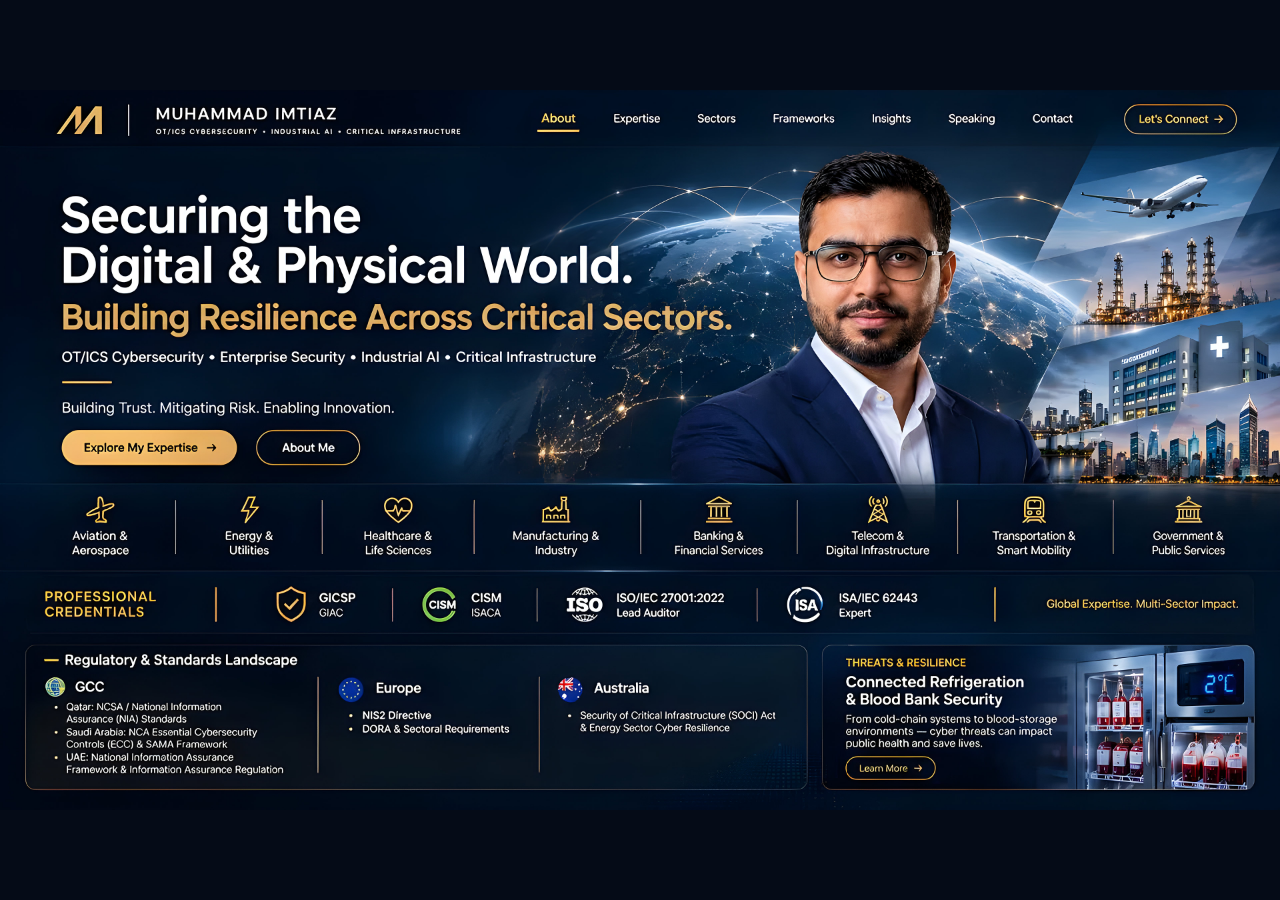
<file: index.html>
<!doctype html>
<html lang="en">
<head>
<meta charset="utf-8">
<meta name="viewport" content="width=device-width, initial-scale=1, viewport-fit=cover">
<title>Muhammad Imtiaz | OT/ICS Cybersecurity &amp; Industrial AI</title>
<meta name="description" content="Muhammad Imtiaz: OT/ICS cybersecurity, enterprise security, industrial AI and critical infrastructure protection.">
<meta name="theme-color" content="#050b17">
<meta http-equiv="Content-Security-Policy" content="default-src 'self'; img-src 'self' data:; style-src 'self' 'unsafe-inline'; script-src 'none'; connect-src 'none'; object-src 'none'; base-uri 'self'; form-action 'none'">
<meta name="referrer" content="no-referrer">
<link rel="canonical" href="https://muhammadimtiaz.com/">
<link rel="icon" href="/favicon.svg" type="image/svg+xml">
<meta property="og:title" content="Muhammad Imtiaz | OT/ICS Cybersecurity &amp; Industrial AI">
<meta property="og:description" content="Securing the Digital &amp; Physical World. Building Resilience Across Critical Sectors.">
<meta property="og:type" content="website">
<meta property="og:url" content="https://muhammadimtiaz.com/">
<meta property="og:image" content="https://muhammadimtiaz.com/og.jpg">
<meta name="twitter:card" content="summary_large_image">
<style>
html,body{margin:0;height:100%;overflow:hidden;background:#050b17}
main{position:fixed;inset:0;display:flex;align-items:center;justify-content:center}
img{display:block;max-width:100vw;max-height:100vh;max-height:100dvh;width:auto;height:auto;object-fit:contain;aspect-ratio:16/9}
.sr{position:absolute;width:1px;height:1px;overflow:hidden;clip:rect(0 0 0 0);white-space:nowrap}
</style>
</head>
<body>
<main>
<h1 class="sr">Muhammad Imtiaz: OT/ICS Cybersecurity, Enterprise Security, Industrial AI and Critical Infrastructure</h1>
<img src="/home.jpg" width="2560" height="1440" alt="Muhammad Imtiaz. Securing the Digital and Physical World. Building Resilience Across Critical Sectors. OT/ICS Cybersecurity, Enterprise Security, Industrial AI, Critical Infrastructure. Credentials: GICSP, CISM, ISO/IEC 27001:2022 Lead Auditor, ISA/IEC 62443.">
</main>
<p class="sr">Contact: security@muhammadimtiaz.com</p>
</body>
</html>
</file>
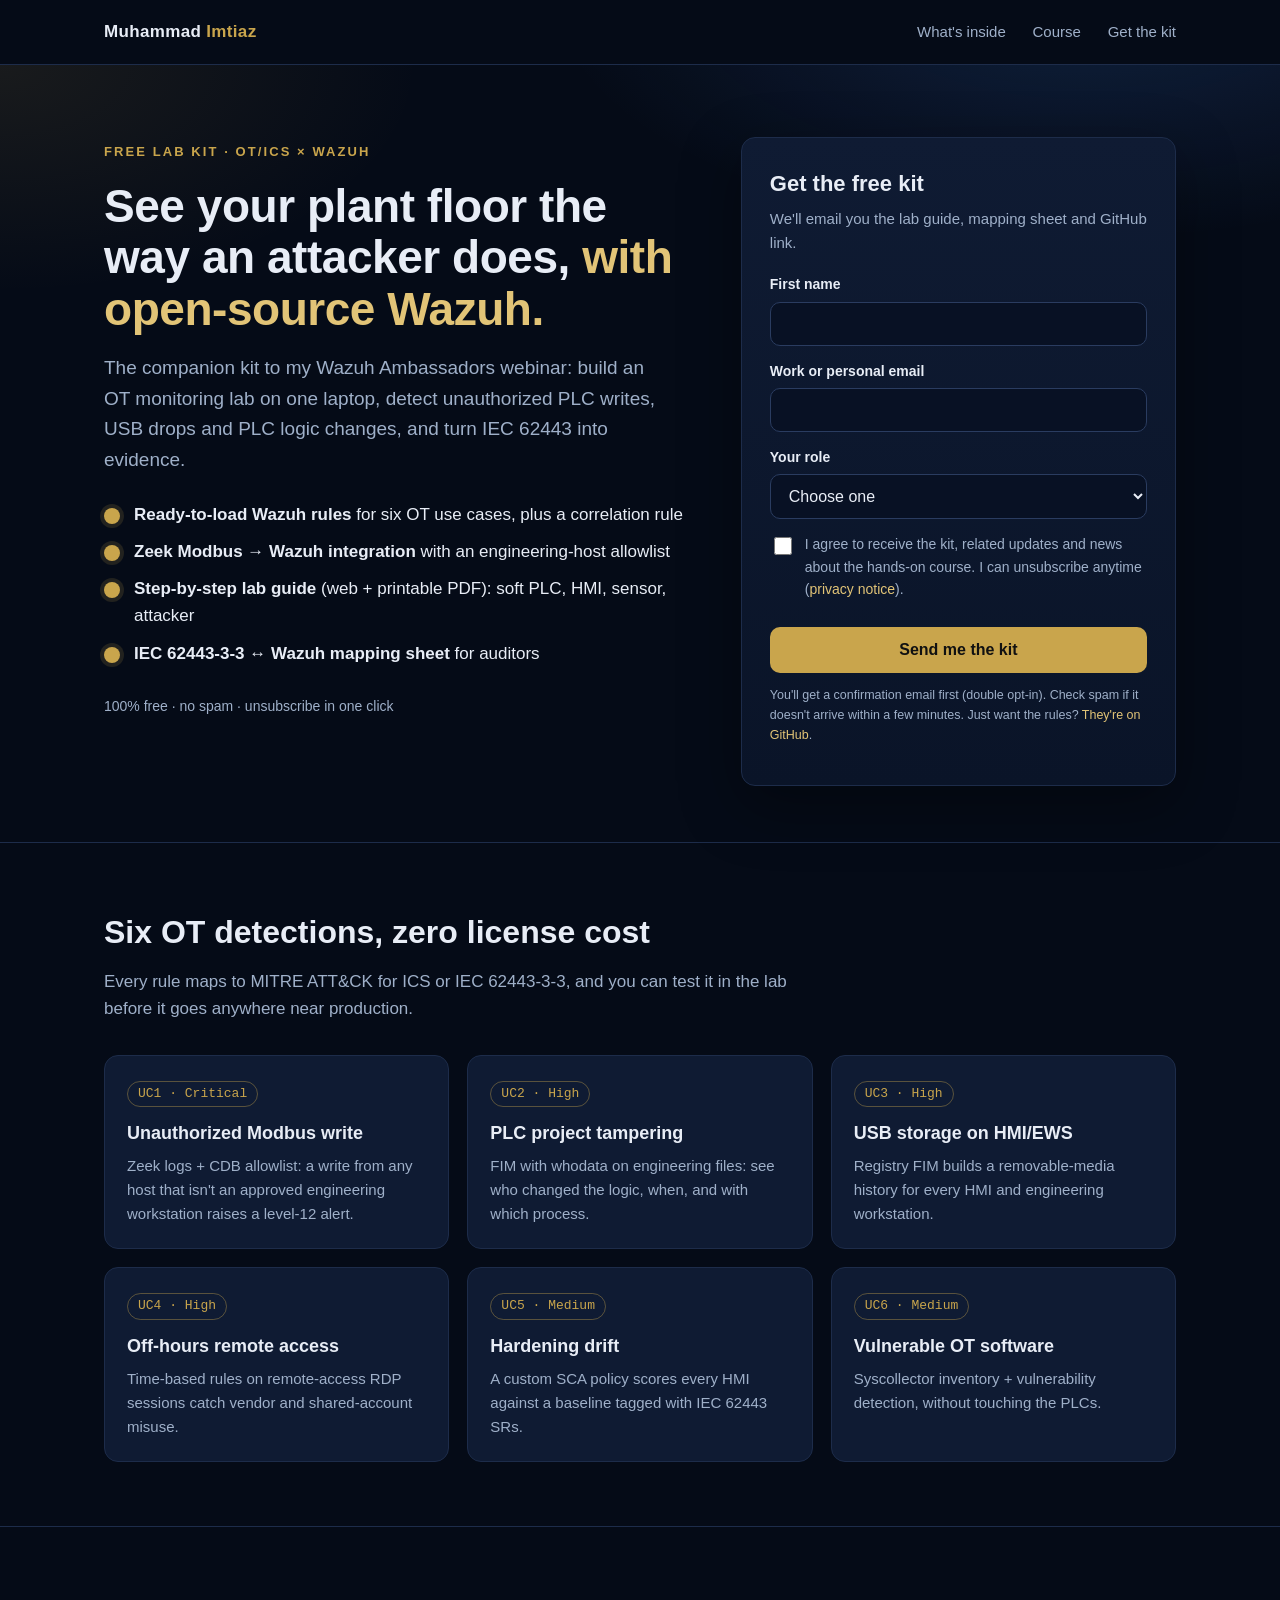
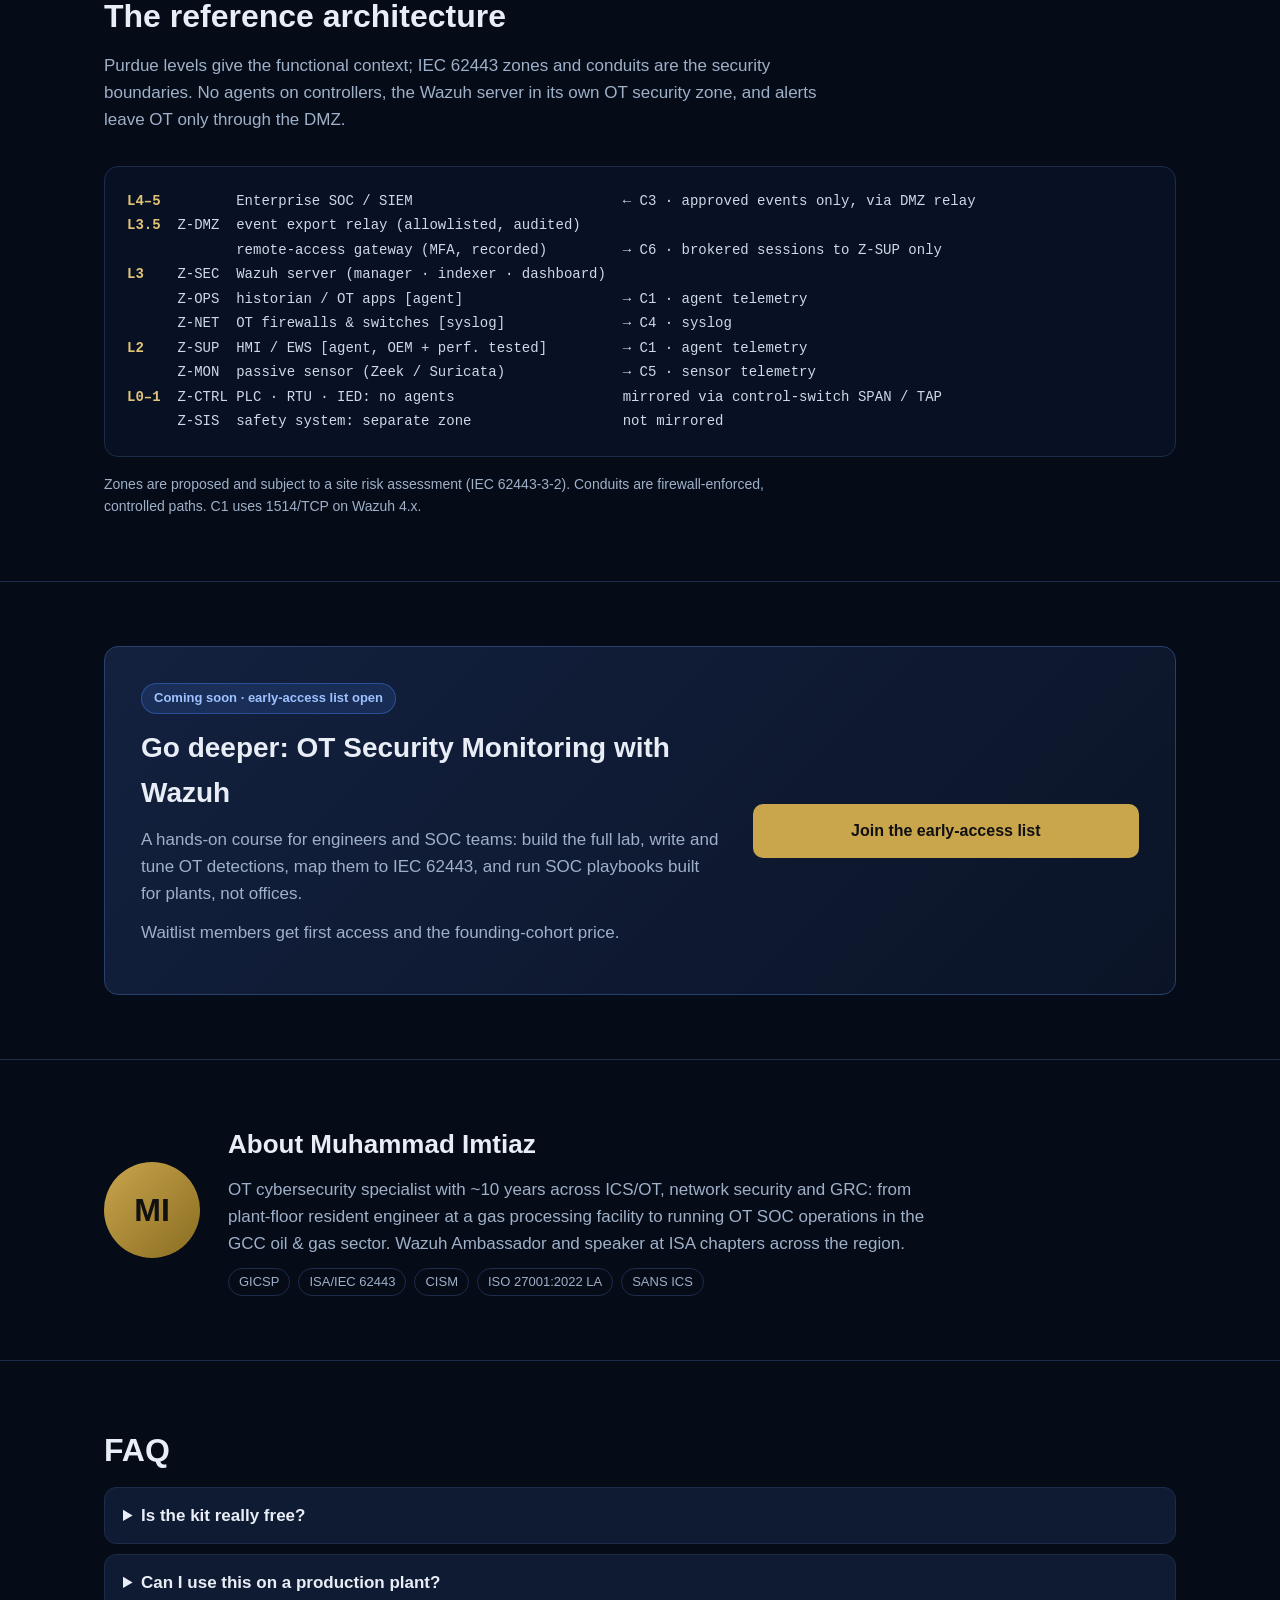
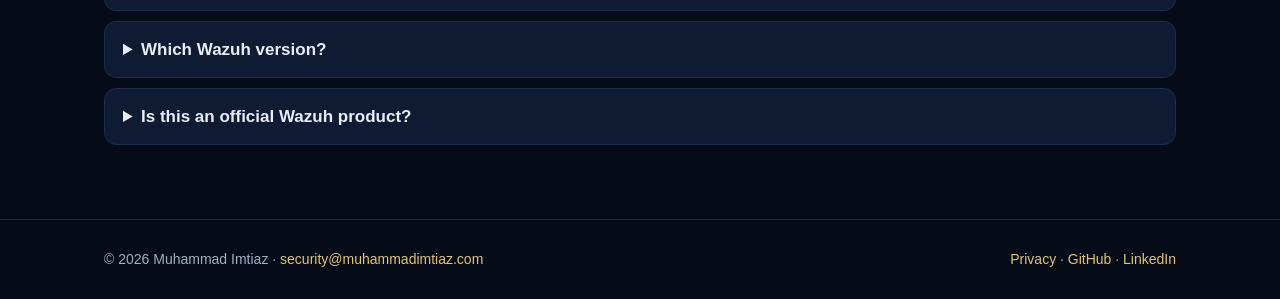
<file: ot-wazuh/index.html>
<!doctype html>
<html lang="en">
<head>
<meta charset="utf-8">
<meta name="viewport" content="width=device-width, initial-scale=1, viewport-fit=cover">
<title>Free OT/ICS Lab Kit for Wazuh | Muhammad Imtiaz</title>
<meta name="description" content="Free OT/ICS security monitoring lab kit for Wazuh: detection rules, Zeek Modbus integration, IEC 62443-3-3 mapping and a step-by-step laptop lab guide.">
<meta name="theme-color" content="#050b17">
<meta http-equiv="Content-Security-Policy" content="default-src 'self'; img-src 'self' data:; style-src 'self'; script-src 'self' https://static.cloudflareinsights.com; connect-src 'self' https://cloudflareinsights.com; object-src 'none'; base-uri 'self'; form-action 'self' https://*.sibforms.com">
<meta name="referrer" content="strict-origin-when-cross-origin">
<link rel="canonical" href="https://muhammadimtiaz.com/ot-wazuh/">
<link rel="icon" href="/favicon.svg" type="image/svg+xml">
<link rel="stylesheet" href="/ot-wazuh/style.css">
<link rel="stylesheet" href="/ot-wazuh/btn.css">
<meta property="og:title" content="Free OT/ICS Lab Kit for Wazuh">
<meta property="og:description" content="Detection rules, Zeek Modbus integration, IEC 62443-3-3 mapping and a laptop lab guide. Free for the Wazuh community.">
<meta property="og:type" content="website">
<meta property="og:url" content="https://muhammadimtiaz.com/ot-wazuh/">
<meta property="og:image" content="https://muhammadimtiaz.com/og.jpg">
<meta name="twitter:card" content="summary_large_image">
</head>
<body>

<header class="top">
  <div class="wrap">
    <a class="brand" href="/">Muhammad <span>Imtiaz</span></a>
    <nav>
      <a href="#inside">What's inside</a>
      <a href="#course">Course</a>
      <a class="keep" href="#get">Get the kit</a>
    </nav>
  </div>
</header>

<main>
<div class="hero">
  <div class="wrap grid">
    <div>
      <span class="kicker">Free lab kit · OT/ICS × Wazuh</span>
      <h1>See your plant floor the way an attacker does, <em>with open-source Wazuh.</em></h1>
      <p class="lead">The companion kit to my Wazuh Ambassadors webinar: build an OT monitoring lab on one laptop, detect unauthorized PLC writes, USB drops and PLC logic changes, and turn IEC 62443 into evidence.</p>
      <ul class="bullets">
        <li><strong>Ready-to-load Wazuh rules</strong> for six OT use cases, plus a correlation rule</li>
        <li><strong>Zeek Modbus → Wazuh integration</strong> with an engineering-host allowlist</li>
        <li><strong>Step-by-step lab guide</strong> (web + printable PDF): soft PLC, HMI, sensor, attacker</li>
        <li><strong>IEC 62443-3-3 ↔ Wazuh mapping sheet</strong> for auditors</li>
      </ul>
      <p class="meta">100% free · no spam · unsubscribe in one click</p>
    </div>

    <div class="card" id="get">
      <h2>Get the free kit</h2>
      <p class="sub">We'll email you the lab guide, mapping sheet and GitHub link.</p>
      <form id="kit-form" method="POST" action="https://04b73430.sibforms.com/serve/[base64]">
        <label for="FIRSTNAME">First name</label>
        <input type="text" id="FIRSTNAME" name="FIRSTNAME" autocomplete="given-name" maxlength="60" required>

        <label for="EMAIL">Work or personal email</label>
        <input type="email" id="EMAIL" name="EMAIL" autocomplete="email" maxlength="120" required>

        <label for="ROLE">Your role</label>
        <select id="ROLE" name="ROLE" required>
          <option value="" selected disabled>Choose one</option>
          <option>OT / ICS security</option>
          <option>SOC analyst / engineer</option>
          <option>Control / automation engineer</option>
          <option>IT security / network</option>
          <option>GRC / audit</option>
          <option>Manager / leadership</option>
          <option>Student / career changer</option>
          <option>Other</option>
        </select>
        <label class="check"><input type="checkbox" name="OPT_IN" value="1" required><span>I agree to receive the kit, related updates and news about the hands-on course. I can unsubscribe anytime (<a href="/privacy/">privacy notice</a>).</span></label>

        <input class="hp" type="text" name="email_address_check" value="" tabindex="-1" autocomplete="off" aria-hidden="true">
        <input type="hidden" name="locale" value="en">
        <input type="hidden" name="html_type" value="simple">
        <button class="btn" type="submit">Send me the kit</button>
        <p class="fine">You'll get a confirmation email first (double opt-in). Check spam if it doesn't arrive within a few minutes. Just want the rules? <a href="https://github.com/muhammadimtiazbhangar/wazuh-ot-lab">They're on GitHub</a>.</p>
      </form>
    </div>
  </div>
</div>

<section id="inside">
  <div class="wrap">
    <h2 class="t">Six OT detections, zero license cost</h2>
    <p class="s">Every rule maps to MITRE ATT&amp;CK for ICS or IEC 62443-3-3, and you can test it in the lab before it goes anywhere near production.</p>
    <div class="cards">
      <div class="c"><span class="n">UC1 · Critical</span><h3>Unauthorized Modbus write</h3><p>Zeek logs + CDB allowlist: a write from any host that isn't an approved engineering workstation raises a level-12 alert.</p></div>
      <div class="c"><span class="n">UC2 · High</span><h3>PLC project tampering</h3><p>FIM with whodata on engineering files: see who changed the logic, when, and with which process.</p></div>
      <div class="c"><span class="n">UC3 · High</span><h3>USB storage on HMI/EWS</h3><p>Registry FIM builds a removable-media history for every HMI and engineering workstation.</p></div>
      <div class="c"><span class="n">UC4 · High</span><h3>Off-hours remote access</h3><p>Time-based rules on remote-access RDP sessions catch vendor and shared-account misuse.</p></div>
      <div class="c"><span class="n">UC5 · Medium</span><h3>Hardening drift</h3><p>A custom SCA policy scores every HMI against a baseline tagged with IEC 62443 SRs.</p></div>
      <div class="c"><span class="n">UC6 · Medium</span><h3>Vulnerable OT software</h3><p>Syscollector inventory + vulnerability detection, without touching the PLCs.</p></div>
    </div>
  </div>
</section>

<section>
  <div class="wrap">
    <h2 class="t">The reference architecture</h2>
    <p class="s">Purdue levels give the functional context; IEC 62443 zones and conduits are the security boundaries. No agents on controllers, the Wazuh server in its own OT security zone, and alerts leave OT only through the DMZ.</p>
<div class="arch"><b>L4–5</b>         Enterprise SOC / SIEM                         ← C3 · approved events only, via DMZ relay
<b>L3.5</b>  Z-DMZ  event export relay (allowlisted, audited)
             remote-access gateway (MFA, recorded)         → C6 · brokered sessions to Z-SUP only
<b>L3  </b>  Z-SEC  Wazuh server (manager · indexer · dashboard)
      Z-OPS  historian / OT apps [agent]                   → C1 · agent telemetry
      Z-NET  OT firewalls & switches [syslog]              → C4 · syslog
<b>L2  </b>  Z-SUP  HMI / EWS [agent, OEM + perf. tested]         → C1 · agent telemetry
      Z-MON  passive sensor (Zeek / Suricata)              → C5 · sensor telemetry
<b>L0–1</b>  Z-CTRL PLC · RTU · IED: no agents                    mirrored via control-switch SPAN / TAP
      Z-SIS  safety system: separate zone                  not mirrored</div>
    <p class="s note">Zones are proposed and subject to a site risk assessment (IEC 62443-3-2). Conduits are firewall-enforced, controlled paths. C1 uses 1514/TCP on Wazuh 4.x.</p>
  </div>
</section>

<section id="course">
  <div class="wrap">
    <div class="course">
      <div>
        <span class="pill">Coming soon · early-access list open</span>
        <h2>Go deeper: OT Security Monitoring with Wazuh</h2>
        <p>A hands-on course for engineers and SOC teams: build the full lab, write and tune OT detections, map them to IEC 62443, and run SOC playbooks built for plants, not offices.</p>
        <p>Waitlist members get first access and the founding-cohort price.</p>
      </div>
      <div><a class="btn" href="#get">Join the early-access list</a></div>
    </div>
  </div>
</section>

<section>
  <div class="wrap about">
    <div class="mono-badge" aria-hidden="true">MI</div>
    <div>
      <h2 class="t">About Muhammad Imtiaz</h2>
      <p class="s">OT cybersecurity specialist with ~10 years across ICS/OT, network security and GRC: from plant-floor resident engineer at a gas processing facility to running OT SOC operations in the GCC oil &amp; gas sector. Wazuh Ambassador and speaker at ISA chapters across the region.</p>
      <div class="creds"><span>GICSP</span><span>ISA/IEC 62443</span><span>CISM</span><span>ISO 27001:2022 LA</span><span>SANS ICS</span></div>
    </div>
  </div>
</section>

<section>
  <div class="wrap faq">
    <h2 class="t">FAQ</h2>
    <details><summary>Is the kit really free?</summary><p>Yes. The rules and configs are MIT-licensed on GitHub. Your email gets you the lab guide, the mapping sheet and updates.</p></details>
    <details><summary>Can I use this on a production plant?</summary><p>Build and test it in a lab first. Before production, review it with operations and your OEM, and follow your management-of-change process. Never enable active response on Level 1–2 assets.</p></details>
    <details><summary>Which Wazuh version?</summary><p>Written for Wazuh 4.14.x with Zeek JSON logs. Always confirm rules with <code>wazuh-logtest</code> on your version.</p></details>
    <details><summary>Is this an official Wazuh product?</summary><p>No. It's a community resource by a Wazuh Ambassador and isn't affiliated with or endorsed by Wazuh Inc.</p></details>
  </div>
</section>
</main>

<footer>
  <div class="wrap">
    <span>© 2026 Muhammad Imtiaz · <a href="mailto:security@muhammadimtiaz.com">security@muhammadimtiaz.com</a></span>
    <span><a href="/privacy/">Privacy</a> · <a href="https://github.com/muhammadimtiazbhangar/wazuh-ot-lab">GitHub</a> · <a href="https://www.linkedin.com/in/muhammad-imtiaz-ot/">LinkedIn</a></span>
  </div>
</footer>
</body>
</html>
</file>
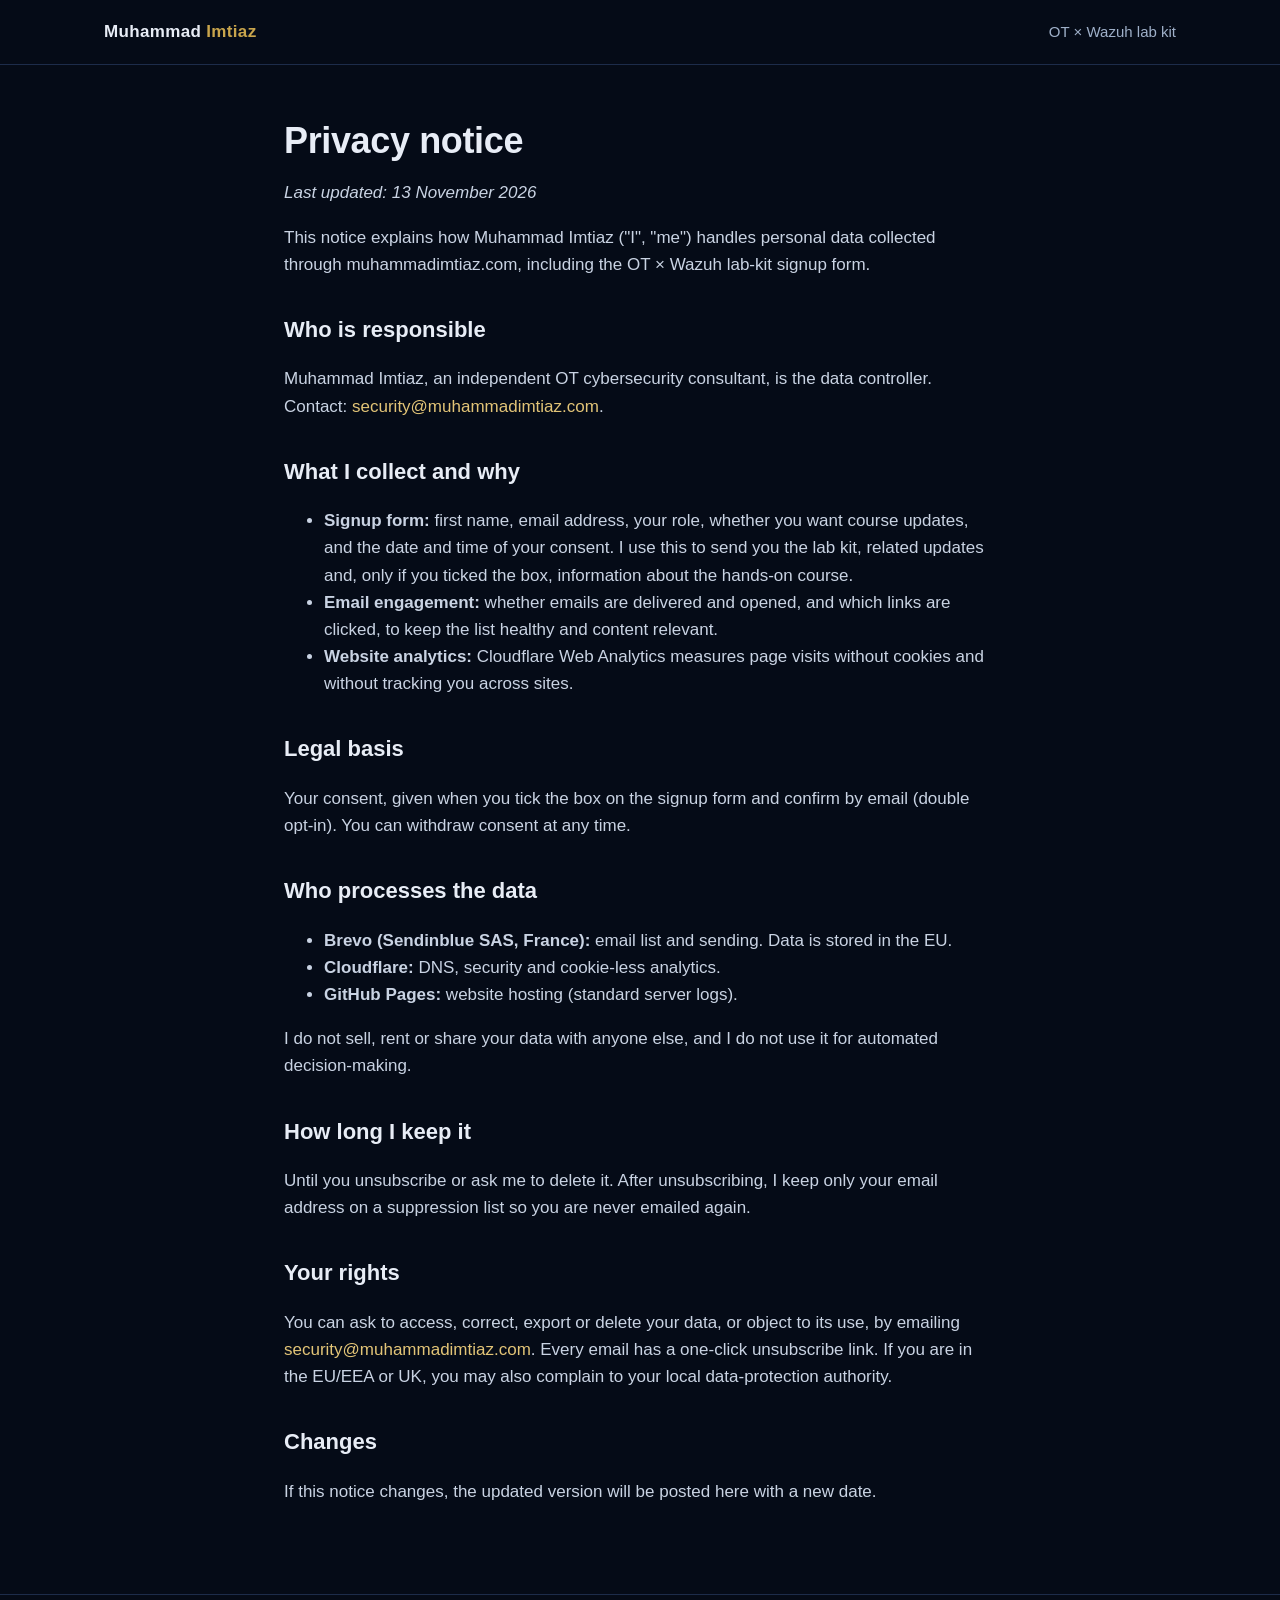
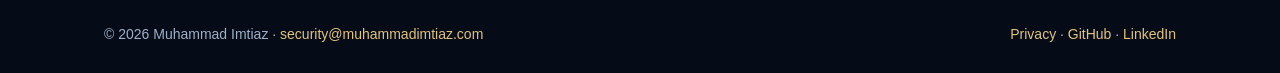
<file: privacy/index.html>
<!doctype html>
<html lang="en">
<head>
<meta charset="utf-8">
<meta name="viewport" content="width=device-width, initial-scale=1, viewport-fit=cover">
<meta name="theme-color" content="#050b17">
<meta http-equiv="Content-Security-Policy" content="default-src 'self'; img-src 'self' data:; style-src 'self'; script-src 'self' https://static.cloudflareinsights.com; connect-src 'self' https://cloudflareinsights.com; object-src 'none'; base-uri 'self'; form-action 'none'">
<meta name="referrer" content="strict-origin-when-cross-origin">
<link rel="icon" href="/favicon.svg" type="image/svg+xml">
<link rel="stylesheet" href="/ot-wazuh/style.css">
<title>Privacy notice | Muhammad Imtiaz</title>
<link rel="canonical" href="https://muhammadimtiaz.com/privacy/">
</head>
<body>
<header class="top"><div class="wrap"><a class="brand" href="/">Muhammad <span>Imtiaz</span></a><nav><a class="keep" href="/ot-wazuh/">OT × Wazuh lab kit</a></nav></div></header>
<main class="prose">
  <h1>Privacy notice</h1>
  <p><em>Last updated: 13 November 2026</em></p>
  <p>This notice explains how Muhammad Imtiaz ("I", "me") handles personal data collected through muhammadimtiaz.com, including the OT × Wazuh lab-kit signup form.</p>

  <h2>Who is responsible</h2>
  <p>Muhammad Imtiaz, an independent OT cybersecurity consultant, is the data controller. Contact: <a href="mailto:security@muhammadimtiaz.com">security@muhammadimtiaz.com</a>.</p>

  <h2>What I collect and why</h2>
  <ul>
    <li><strong>Signup form:</strong> first name, email address, your role, whether you want course updates, and the date and time of your consent. I use this to send you the lab kit, related updates and, only if you ticked the box, information about the hands-on course.</li>
    <li><strong>Email engagement:</strong> whether emails are delivered and opened, and which links are clicked, to keep the list healthy and content relevant.</li>
    <li><strong>Website analytics:</strong> Cloudflare Web Analytics measures page visits without cookies and without tracking you across sites.</li>
  </ul>

  <h2>Legal basis</h2>
  <p>Your consent, given when you tick the box on the signup form and confirm by email (double opt-in). You can withdraw consent at any time.</p>

  <h2>Who processes the data</h2>
  <ul>
    <li><strong>Brevo (Sendinblue SAS, France):</strong> email list and sending. Data is stored in the EU.</li>
    <li><strong>Cloudflare:</strong> DNS, security and cookie-less analytics.</li>
    <li><strong>GitHub Pages:</strong> website hosting (standard server logs).</li>
  </ul>
  <p>I do not sell, rent or share your data with anyone else, and I do not use it for automated decision-making.</p>

  <h2>How long I keep it</h2>
  <p>Until you unsubscribe or ask me to delete it. After unsubscribing, I keep only your email address on a suppression list so you are never emailed again.</p>

  <h2>Your rights</h2>
  <p>You can ask to access, correct, export or delete your data, or object to its use, by emailing <a href="mailto:security@muhammadimtiaz.com">security@muhammadimtiaz.com</a>. Every email has a one-click unsubscribe link. If you are in the EU/EEA or UK, you may also complain to your local data-protection authority.</p>

  <h2>Changes</h2>
  <p>If this notice changes, the updated version will be posted here with a new date.</p>
</main>
<footer><div class="wrap"><span>© 2026 Muhammad Imtiaz · <a href="mailto:security@muhammadimtiaz.com">security@muhammadimtiaz.com</a></span><span><a href="/privacy/">Privacy</a> · <a href="https://github.com/muhammadimtiazbhangar/wazuh-ot-lab">GitHub</a> · <a href="https://www.linkedin.com/in/muhammad-imtiaz-ot/">LinkedIn</a></span></div></footer>
</body>
</html>
</file>
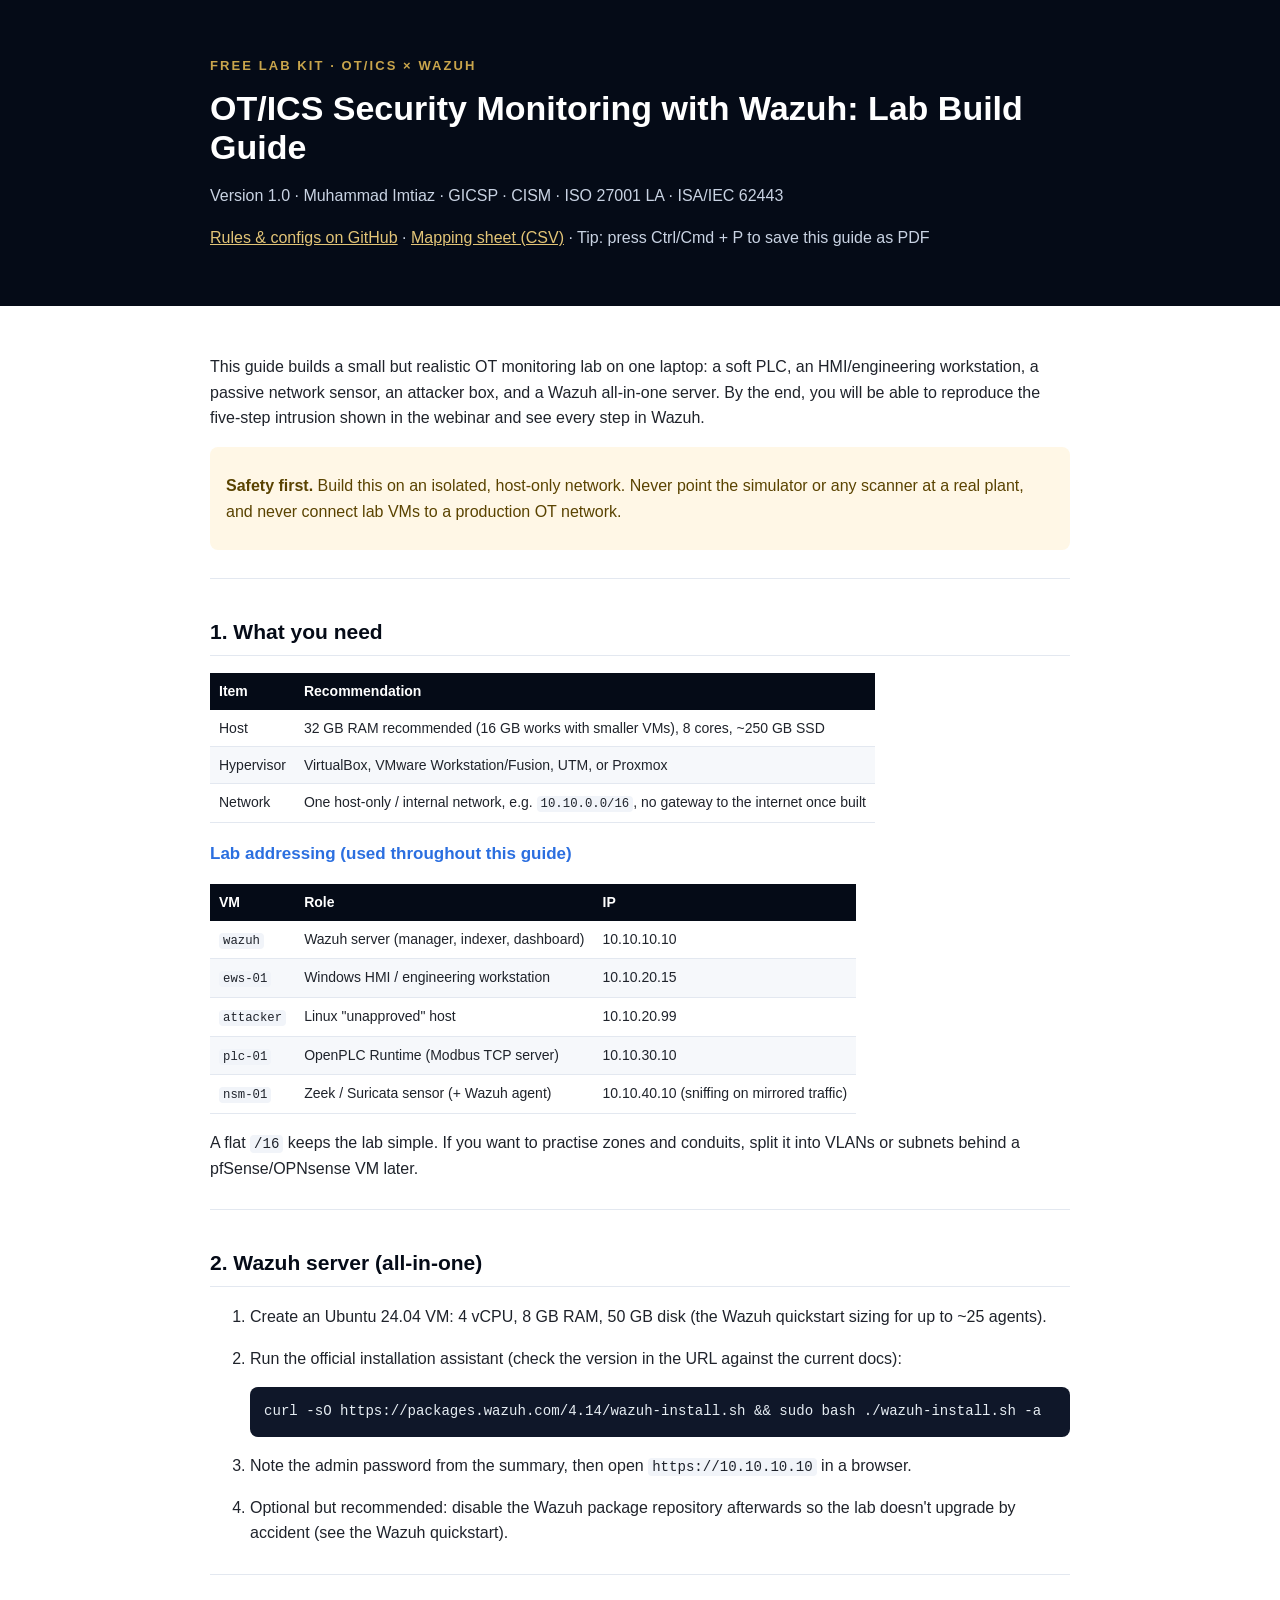
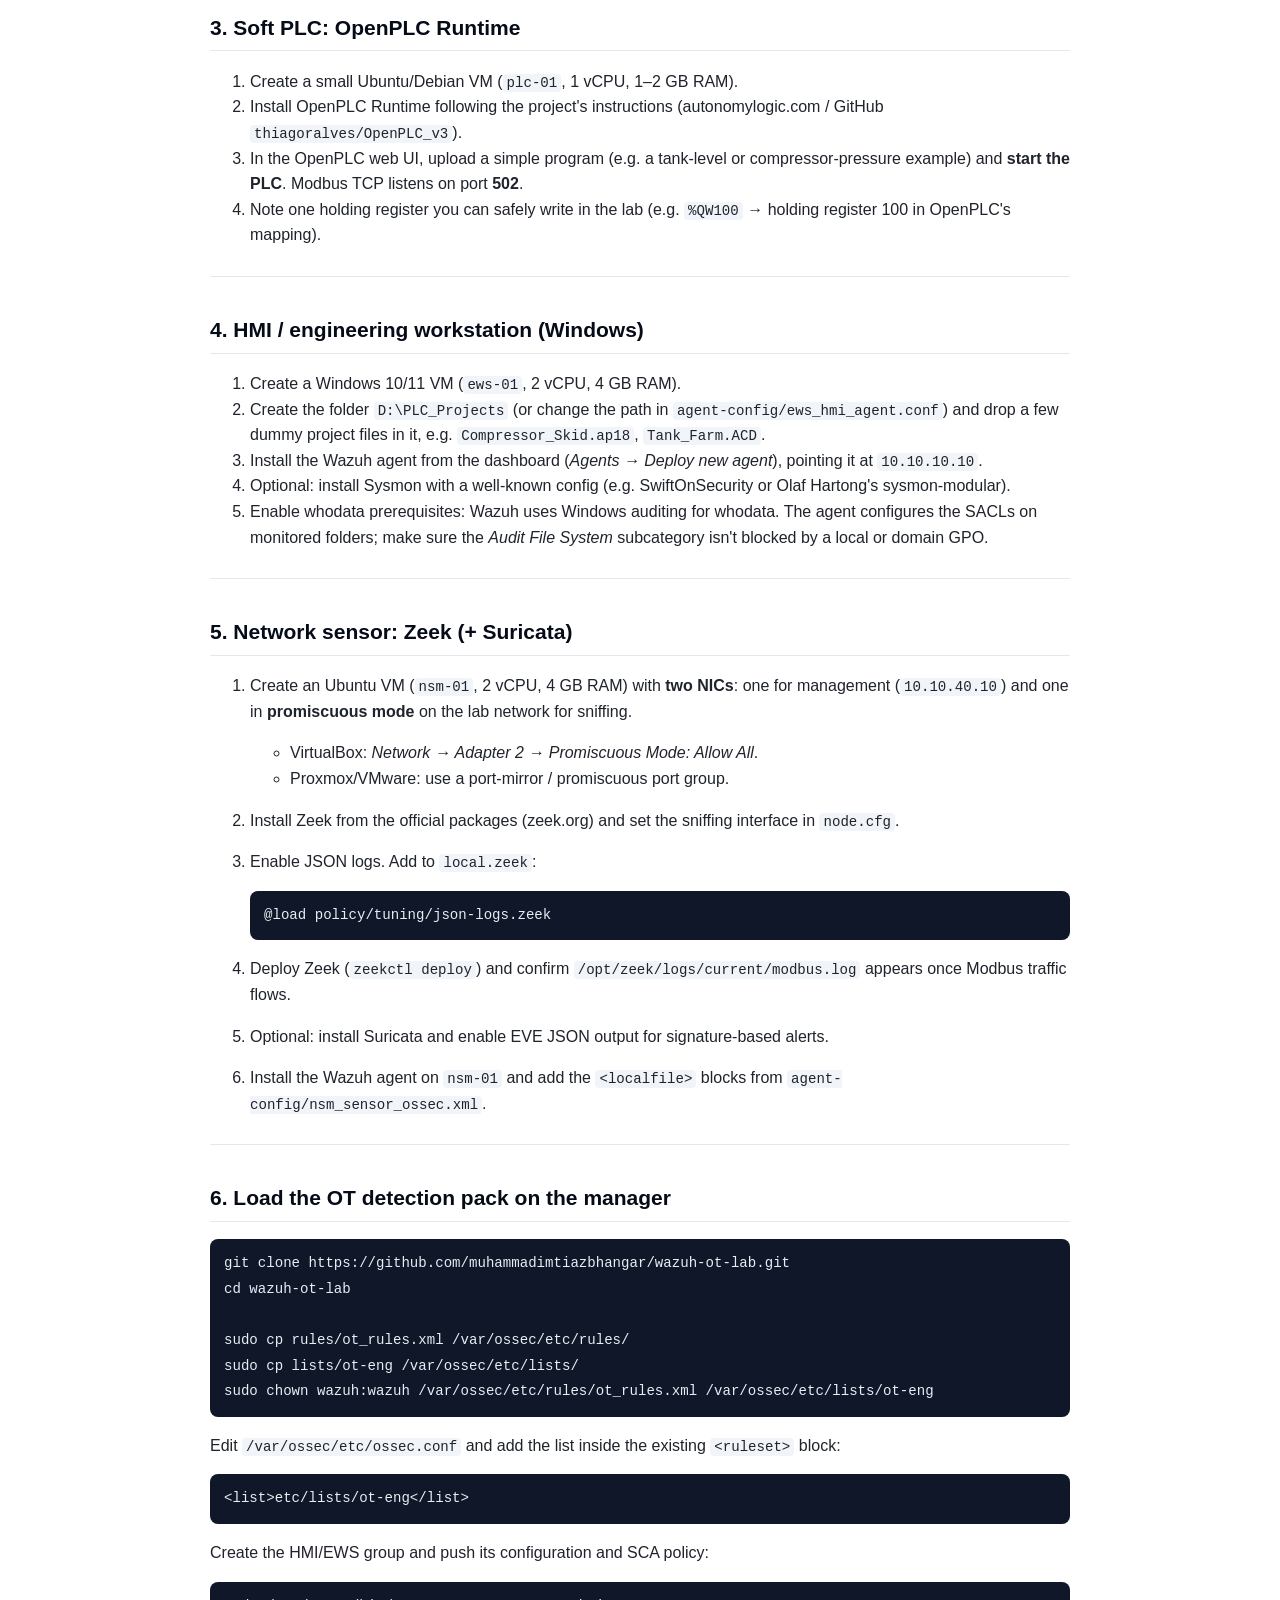
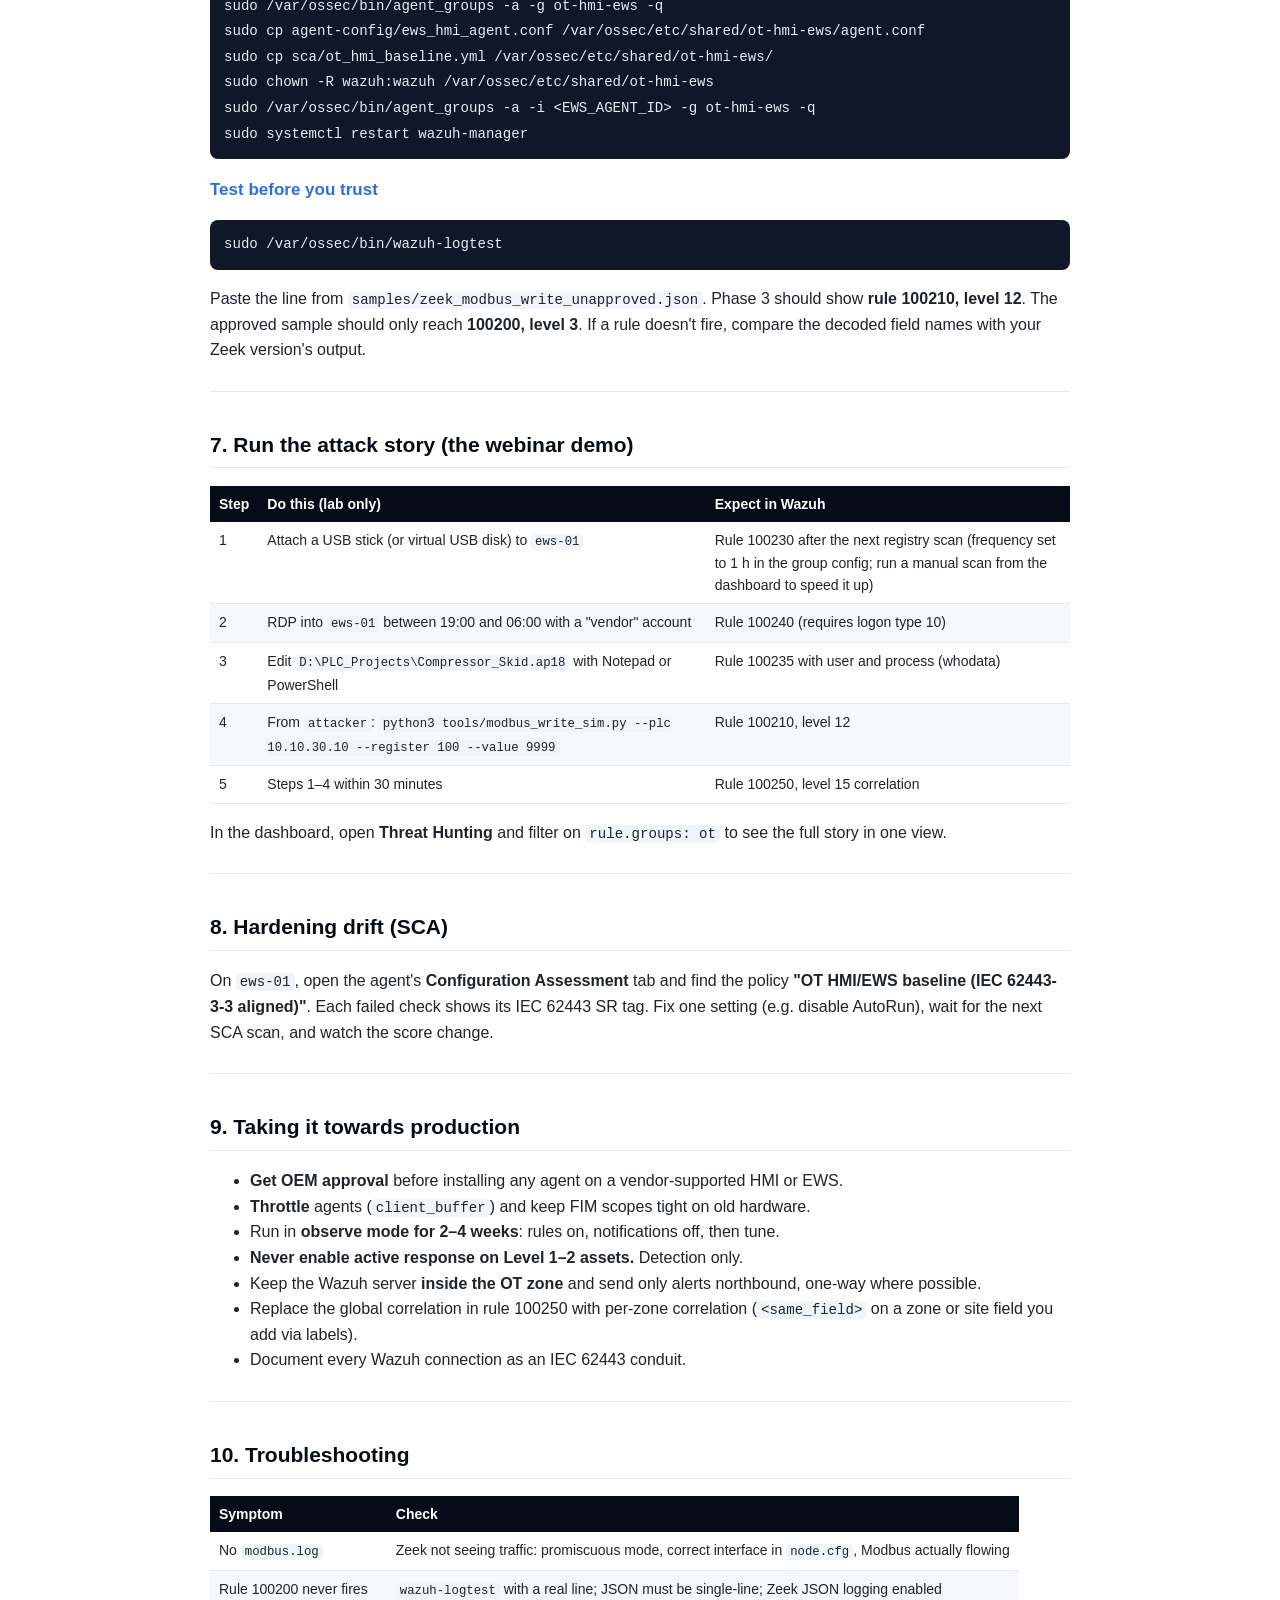
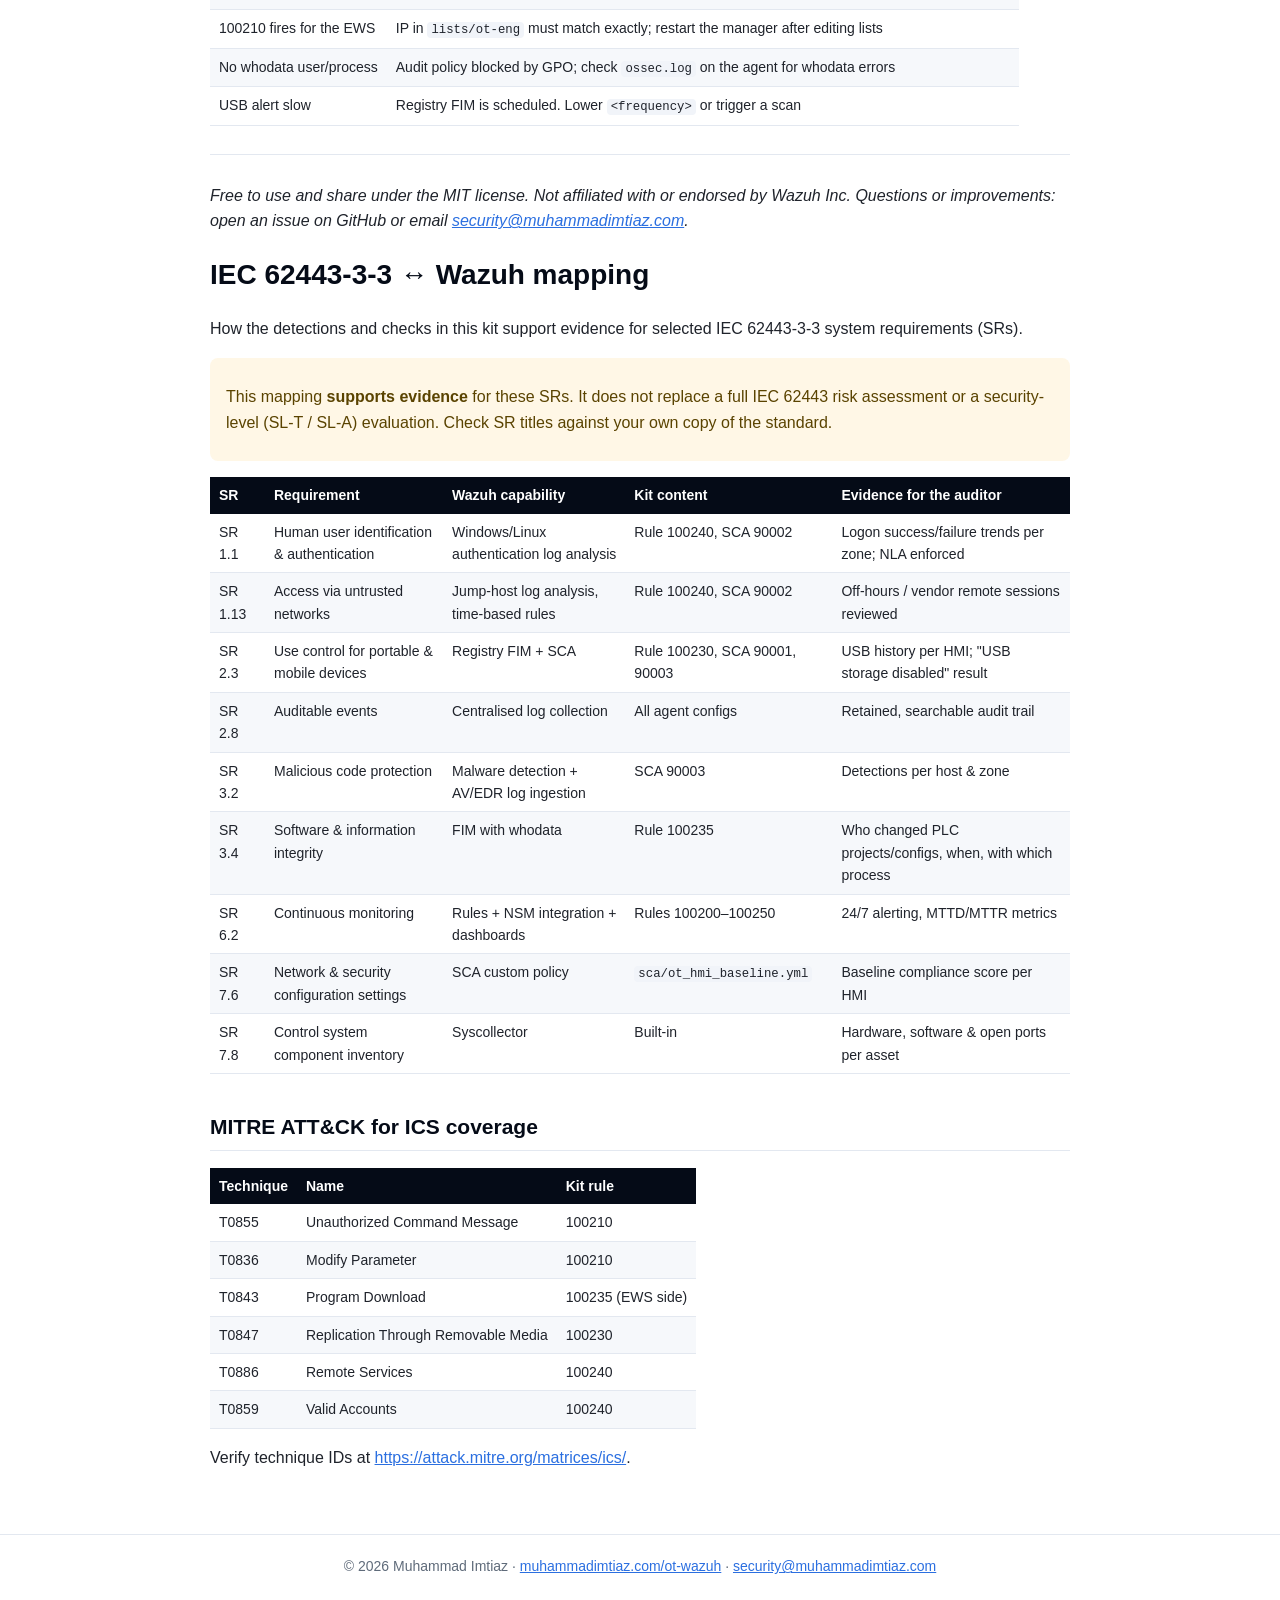
<file: ot-wazuh/guide/index.html>
<!doctype html>
<html lang="en">
<head>
<meta charset="utf-8">
<meta name="viewport" content="width=device-width, initial-scale=1">
<meta http-equiv="Content-Security-Policy" content="default-src 'self'; img-src 'self' data:; style-src 'self'; script-src 'self' https://static.cloudflareinsights.com; connect-src 'self' https://cloudflareinsights.com; object-src 'none'; base-uri 'self'; form-action 'none'">
<meta name="robots" content="noindex">
<title>Lab Guide: OT/ICS Security Monitoring with Wazuh | Muhammad Imtiaz</title>
<link rel="icon" href="/favicon.svg" type="image/svg+xml">
<link rel="stylesheet" href="/ot-wazuh/guide/guide.css">
</head>
<body>
<header class="cover">
  <div class="kicker">Free lab kit · OT/ICS × Wazuh</div>
  <h1 class="ct">OT/ICS Security Monitoring with Wazuh: Lab Build Guide</h1>
  <p>Version 1.0 · Muhammad Imtiaz · GICSP · CISM · ISO 27001 LA · ISA/IEC 62443</p>
  <p class="links"><a href="https://github.com/muhammadimtiazbhangar/wazuh-ot-lab">Rules &amp; configs on GitHub</a> · <a href="/ot-wazuh/kit/IEC62443-Wazuh-Mapping.csv">Mapping sheet (CSV)</a> · Tip: press Ctrl/Cmd + P to save this guide as PDF</p>
</header>
<main>
<p>This guide builds a small but realistic OT monitoring lab on one
laptop: a soft PLC, an HMI/engineering workstation, a passive network
sensor, an attacker box, and a Wazuh all-in-one server. By the end, you
will be able to reproduce the five-step intrusion shown in the webinar
and see every step in Wazuh.</p>
<blockquote>
<p><strong>Safety first.</strong> Build this on an isolated, host-only
network. Never point the simulator or any scanner at a real plant, and
never connect lab VMs to a production OT network.</p>
</blockquote>
<hr />
<h2 id="1-what-you-need">1. What you need</h2>
<table>
<thead>
<tr class="header">
<th>Item</th>
<th>Recommendation</th>
</tr>
</thead>
<tbody>
<tr class="odd">
<td>Host</td>
<td>32 GB RAM recommended (16 GB works with smaller VMs), 8 cores, ~250
GB SSD</td>
</tr>
<tr class="even">
<td>Hypervisor</td>
<td>VirtualBox, VMware Workstation/Fusion, UTM, or Proxmox</td>
</tr>
<tr class="odd">
<td>Network</td>
<td>One host-only / internal network, e.g. <code>10.10.0.0/16</code>, no
gateway to the internet once built</td>
</tr>
</tbody>
</table>
<h3 id="lab-addressing-used-throughout-this-guide">Lab addressing (used
throughout this guide)</h3>
<table>
<thead>
<tr class="header">
<th>VM</th>
<th>Role</th>
<th>IP</th>
</tr>
</thead>
<tbody>
<tr class="odd">
<td><code>wazuh</code></td>
<td>Wazuh server (manager, indexer, dashboard)</td>
<td>10.10.10.10</td>
</tr>
<tr class="even">
<td><code>ews-01</code></td>
<td>Windows HMI / engineering workstation</td>
<td>10.10.20.15</td>
</tr>
<tr class="odd">
<td><code>attacker</code></td>
<td>Linux "unapproved" host</td>
<td>10.10.20.99</td>
</tr>
<tr class="even">
<td><code>plc-01</code></td>
<td>OpenPLC Runtime (Modbus TCP server)</td>
<td>10.10.30.10</td>
</tr>
<tr class="odd">
<td><code>nsm-01</code></td>
<td>Zeek / Suricata sensor (+ Wazuh agent)</td>
<td>10.10.40.10 (sniffing on mirrored traffic)</td>
</tr>
</tbody>
</table>
<p>A flat <code>/16</code> keeps the lab simple. If you want to practise
zones and conduits, split it into VLANs or subnets behind a
pfSense/OPNsense VM later.</p>
<hr />
<h2 id="2-wazuh-server-all-in-one">2. Wazuh server (all-in-one)</h2>
<ol type="1">
<li><p>Create an Ubuntu 24.04 VM: 4 vCPU, 8 GB RAM, 50 GB disk (the
Wazuh quickstart sizing for up to ~25 agents).</p></li>
<li><p>Run the official installation assistant (check the version in the
URL against the current docs):</p>
<pre class="bash"><code>curl -sO https://packages.wazuh.com/4.14/wazuh-install.sh &amp;&amp; sudo bash ./wazuh-install.sh -a</code></pre></li>
<li><p>Note the admin password from the summary, then open
<code>https://10.10.10.10</code> in a browser.</p></li>
<li><p>Optional but recommended: disable the Wazuh package repository
afterwards so the lab doesn't upgrade by accident (see the Wazuh
quickstart).</p></li>
</ol>
<hr />
<h2 id="3-soft-plc-openplc-runtime">3. Soft PLC: OpenPLC Runtime</h2>
<ol type="1">
<li>Create a small Ubuntu/Debian VM (<code>plc-01</code>, 1 vCPU, 1–2 GB
RAM).</li>
<li>Install OpenPLC Runtime following the project's instructions
(autonomylogic.com / GitHub <code>thiagoralves/OpenPLC_v3</code>).</li>
<li>In the OpenPLC web UI, upload a simple program (e.g. a tank-level or
compressor-pressure example) and <strong>start the PLC</strong>. Modbus
TCP listens on port <strong>502</strong>.</li>
<li>Note one holding register you can safely write in the lab (e.g.
<code>%QW100</code> → holding register 100 in OpenPLC's mapping).</li>
</ol>
<hr />
<h2 id="4-hmi--engineering-workstation-windows">4. HMI / engineering
workstation (Windows)</h2>
<ol type="1">
<li>Create a Windows 10/11 VM (<code>ews-01</code>, 2 vCPU, 4 GB
RAM).</li>
<li>Create the folder <code>D:\PLC_Projects</code> (or change the path
in <code>agent-config/ews_hmi_agent.conf</code>) and drop a few dummy
project files in it, e.g. <code>Compressor_Skid.ap18</code>,
<code>Tank_Farm.ACD</code>.</li>
<li>Install the Wazuh agent from the dashboard (<em>Agents → Deploy new
agent</em>), pointing it at <code>10.10.10.10</code>.</li>
<li>Optional: install Sysmon with a well-known config (e.g.
SwiftOnSecurity or Olaf Hartong's sysmon-modular).</li>
<li>Enable whodata prerequisites: Wazuh uses Windows auditing for
whodata. The agent configures the SACLs on monitored folders; make sure
the <em>Audit File System</em> subcategory isn't blocked by a local or
domain GPO.</li>
</ol>
<hr />
<h2 id="5-network-sensor-zeek--suricata">5. Network sensor: Zeek (+
Suricata)</h2>
<ol type="1">
<li><p>Create an Ubuntu VM (<code>nsm-01</code>, 2 vCPU, 4 GB RAM) with
<strong>two NICs</strong>: one for management (<code>10.10.40.10</code>)
and one in <strong>promiscuous mode</strong> on the lab network for
sniffing.</p>
<ul>
<li>VirtualBox: <em>Network → Adapter 2 → Promiscuous Mode: Allow
All</em>.</li>
<li>Proxmox/VMware: use a port-mirror / promiscuous port group.</li>
</ul></li>
<li><p>Install Zeek from the official packages (zeek.org) and set the
sniffing interface in <code>node.cfg</code>.</p></li>
<li><p>Enable JSON logs. Add to <code>local.zeek</code>:</p>
<pre class="zeek"><code>@load policy/tuning/json-logs.zeek</code></pre></li>
<li><p>Deploy Zeek (<code>zeekctl deploy</code>) and confirm
<code>/opt/zeek/logs/current/modbus.log</code> appears once Modbus
traffic flows.</p></li>
<li><p>Optional: install Suricata and enable EVE JSON output for
signature-based alerts.</p></li>
<li><p>Install the Wazuh agent on <code>nsm-01</code> and add the
<code>&lt;localfile&gt;</code> blocks from
<code>agent-config/nsm_sensor_ossec.xml</code>.</p></li>
</ol>
<hr />
<h2 id="6-load-the-ot-detection-pack-on-the-manager">6. Load the OT
detection pack on the manager</h2>
<pre class="bash"><code>git clone https://github.com/muhammadimtiazbhangar/wazuh-ot-lab.git
cd wazuh-ot-lab

sudo cp rules/ot_rules.xml /var/ossec/etc/rules/
sudo cp lists/ot-eng /var/ossec/etc/lists/
sudo chown wazuh:wazuh /var/ossec/etc/rules/ot_rules.xml /var/ossec/etc/lists/ot-eng</code></pre>
<p>Edit <code>/var/ossec/etc/ossec.conf</code> and add the list inside
the existing <code>&lt;ruleset&gt;</code> block:</p>
<pre class="xml"><code>&lt;list&gt;etc/lists/ot-eng&lt;/list&gt;</code></pre>
<p>Create the HMI/EWS group and push its configuration and SCA
policy:</p>
<pre class="bash"><code>sudo /var/ossec/bin/agent_groups -a -g ot-hmi-ews -q
sudo cp agent-config/ews_hmi_agent.conf /var/ossec/etc/shared/ot-hmi-ews/agent.conf
sudo cp sca/ot_hmi_baseline.yml /var/ossec/etc/shared/ot-hmi-ews/
sudo chown -R wazuh:wazuh /var/ossec/etc/shared/ot-hmi-ews
sudo /var/ossec/bin/agent_groups -a -i &lt;EWS_AGENT_ID&gt; -g ot-hmi-ews -q
sudo systemctl restart wazuh-manager</code></pre>
<h3 id="test-before-you-trust">Test before you trust</h3>
<pre class="bash"><code>sudo /var/ossec/bin/wazuh-logtest</code></pre>
<p>Paste the line from
<code>samples/zeek_modbus_write_unapproved.json</code>. Phase 3 should
show <strong>rule 100210, level 12</strong>. The approved sample should
only reach <strong>100200, level 3</strong>. If a rule doesn't fire,
compare the decoded field names with your Zeek version's output.</p>
<hr />
<h2 id="7-run-the-attack-story-the-webinar-demo">7. Run the attack story
(the webinar demo)</h2>
<table>
<thead>
<tr class="header">
<th>Step</th>
<th>Do this (lab only)</th>
<th>Expect in Wazuh</th>
</tr>
</thead>
<tbody>
<tr class="odd">
<td>1</td>
<td>Attach a USB stick (or virtual USB disk) to <code>ews-01</code></td>
<td>Rule 100230 after the next registry scan (frequency set to 1 h in
the group config; run a manual scan from the dashboard to speed it
up)</td>
</tr>
<tr class="even">
<td>2</td>
<td>RDP into <code>ews-01</code> between 19:00 and 06:00 with a "vendor"
account</td>
<td>Rule 100240 (requires logon type 10)</td>
</tr>
<tr class="odd">
<td>3</td>
<td>Edit <code>D:\PLC_Projects\Compressor_Skid.ap18</code> with Notepad
or PowerShell</td>
<td>Rule 100235 with user and process (whodata)</td>
</tr>
<tr class="even">
<td>4</td>
<td>From <code>attacker</code>:
<code>python3 tools/modbus_write_sim.py --plc 10.10.30.10 --register 100 --value 9999</code></td>
<td>Rule 100210, level 12</td>
</tr>
<tr class="odd">
<td>5</td>
<td>Steps 1–4 within 30 minutes</td>
<td>Rule 100250, level 15 correlation</td>
</tr>
</tbody>
</table>
<p>In the dashboard, open <strong>Threat Hunting</strong> and filter on
<code>rule.groups: ot</code> to see the full story in one view.</p>
<hr />
<h2 id="8-hardening-drift-sca">8. Hardening drift (SCA)</h2>
<p>On <code>ews-01</code>, open the agent's <strong>Configuration
Assessment</strong> tab and find the policy <strong>"OT HMI/EWS baseline
(IEC 62443-3-3 aligned)"</strong>. Each failed check shows its IEC 62443
SR tag. Fix one setting (e.g. disable AutoRun), wait for the next SCA
scan, and watch the score change.</p>
<hr />
<h2 id="9-taking-it-towards-production">9. Taking it towards
production</h2>
<ul>
<li><strong>Get OEM approval</strong> before installing any agent on a
vendor-supported HMI or EWS.</li>
<li><strong>Throttle</strong> agents (<code>client_buffer</code>) and
keep FIM scopes tight on old hardware.</li>
<li>Run in <strong>observe mode for 2–4 weeks</strong>: rules on,
notifications off, then tune.</li>
<li><strong>Never enable active response on Level 1–2 assets.</strong>
Detection only.</li>
<li>Keep the Wazuh server <strong>inside the OT zone</strong> and send
only alerts northbound, one-way where possible.</li>
<li>Replace the global correlation in rule 100250 with per-zone
correlation (<code>&lt;same_field&gt;</code> on a zone or site field you
add via labels).</li>
<li>Document every Wazuh connection as an IEC 62443 conduit.</li>
</ul>
<hr />
<h2 id="10-troubleshooting">10. Troubleshooting</h2>
<table>
<thead>
<tr class="header">
<th>Symptom</th>
<th>Check</th>
</tr>
</thead>
<tbody>
<tr class="odd">
<td>No <code>modbus.log</code></td>
<td>Zeek not seeing traffic: promiscuous mode, correct interface in
<code>node.cfg</code>, Modbus actually flowing</td>
</tr>
<tr class="even">
<td>Rule 100200 never fires</td>
<td><code>wazuh-logtest</code> with a real line; JSON must be
single-line; Zeek JSON logging enabled</td>
</tr>
<tr class="odd">
<td>100210 fires for the EWS</td>
<td>IP in <code>lists/ot-eng</code> must match exactly; restart the
manager after editing lists</td>
</tr>
<tr class="even">
<td>No whodata user/process</td>
<td>Audit policy blocked by GPO; check <code>ossec.log</code> on the
agent for whodata errors</td>
</tr>
<tr class="odd">
<td>USB alert slow</td>
<td>Registry FIM is scheduled. Lower <code>&lt;frequency&gt;</code> or
trigger a scan</td>
</tr>
</tbody>
</table>
<hr />
<p><em>Free to use and share under the MIT license. Not affiliated with
or endorsed by Wazuh Inc. Questions or improvements: open an issue on
GitHub or email <a
href="mailto:security@muhammadimtiaz.com">security@muhammadimtiaz.com</a>.</em></p>
<div class="brk"></div>

<h1 id="iec-62443-3-3--wazuh-mapping">IEC 62443-3-3 ↔︎ Wazuh mapping</h1>
<p>How the detections and checks in this kit support evidence for
selected IEC 62443-3-3 system requirements (SRs).</p>
<blockquote>
<p>This mapping <strong>supports evidence</strong> for these SRs. It
does not replace a full IEC 62443 risk assessment or a security-level
(SL-T / SL-A) evaluation. Check SR titles against your own copy of the
standard.</p>
</blockquote>
<table>
<thead>
<tr class="header">
<th>SR</th>
<th>Requirement</th>
<th>Wazuh capability</th>
<th>Kit content</th>
<th>Evidence for the auditor</th>
</tr>
</thead>
<tbody>
<tr class="odd">
<td>SR 1.1</td>
<td>Human user identification &amp; authentication</td>
<td>Windows/Linux authentication log analysis</td>
<td>Rule 100240, SCA 90002</td>
<td>Logon success/failure trends per zone; NLA enforced</td>
</tr>
<tr class="even">
<td>SR 1.13</td>
<td>Access via untrusted networks</td>
<td>Jump-host log analysis, time-based rules</td>
<td>Rule 100240, SCA 90002</td>
<td>Off-hours / vendor remote sessions reviewed</td>
</tr>
<tr class="odd">
<td>SR 2.3</td>
<td>Use control for portable &amp; mobile devices</td>
<td>Registry FIM + SCA</td>
<td>Rule 100230, SCA 90001, 90003</td>
<td>USB history per HMI; "USB storage disabled" result</td>
</tr>
<tr class="even">
<td>SR 2.8</td>
<td>Auditable events</td>
<td>Centralised log collection</td>
<td>All agent configs</td>
<td>Retained, searchable audit trail</td>
</tr>
<tr class="odd">
<td>SR 3.2</td>
<td>Malicious code protection</td>
<td>Malware detection + AV/EDR log ingestion</td>
<td>SCA 90003</td>
<td>Detections per host &amp; zone</td>
</tr>
<tr class="even">
<td>SR 3.4</td>
<td>Software &amp; information integrity</td>
<td>FIM with whodata</td>
<td>Rule 100235</td>
<td>Who changed PLC projects/configs, when, with which process</td>
</tr>
<tr class="odd">
<td>SR 6.2</td>
<td>Continuous monitoring</td>
<td>Rules + NSM integration + dashboards</td>
<td>Rules 100200–100250</td>
<td>24/7 alerting, MTTD/MTTR metrics</td>
</tr>
<tr class="even">
<td>SR 7.6</td>
<td>Network &amp; security configuration settings</td>
<td>SCA custom policy</td>
<td><code>sca/ot_hmi_baseline.yml</code></td>
<td>Baseline compliance score per HMI</td>
</tr>
<tr class="odd">
<td>SR 7.8</td>
<td>Control system component inventory</td>
<td>Syscollector</td>
<td>Built-in</td>
<td>Hardware, software &amp; open ports per asset</td>
</tr>
</tbody>
</table>
<h2 id="mitre-attck-for-ics-coverage">MITRE ATT&amp;CK for ICS
coverage</h2>
<table>
<thead>
<tr class="header">
<th>Technique</th>
<th>Name</th>
<th>Kit rule</th>
</tr>
</thead>
<tbody>
<tr class="odd">
<td>T0855</td>
<td>Unauthorized Command Message</td>
<td>100210</td>
</tr>
<tr class="even">
<td>T0836</td>
<td>Modify Parameter</td>
<td>100210</td>
</tr>
<tr class="odd">
<td>T0843</td>
<td>Program Download</td>
<td>100235 (EWS side)</td>
</tr>
<tr class="even">
<td>T0847</td>
<td>Replication Through Removable Media</td>
<td>100230</td>
</tr>
<tr class="odd">
<td>T0886</td>
<td>Remote Services</td>
<td>100240</td>
</tr>
<tr class="even">
<td>T0859</td>
<td>Valid Accounts</td>
<td>100240</td>
</tr>
</tbody>
</table>
<p>Verify technique IDs at <a
href="https://attack.mitre.org/matrices/ics/">https://attack.mitre.org/matrices/ics/</a>.</p>

</main>
<footer>© 2026 Muhammad Imtiaz · <a href="https://muhammadimtiaz.com/ot-wazuh/">muhammadimtiaz.com/ot-wazuh</a> · <a href="mailto:security@muhammadimtiaz.com">security@muhammadimtiaz.com</a></footer>
</body>
</html>
</file>
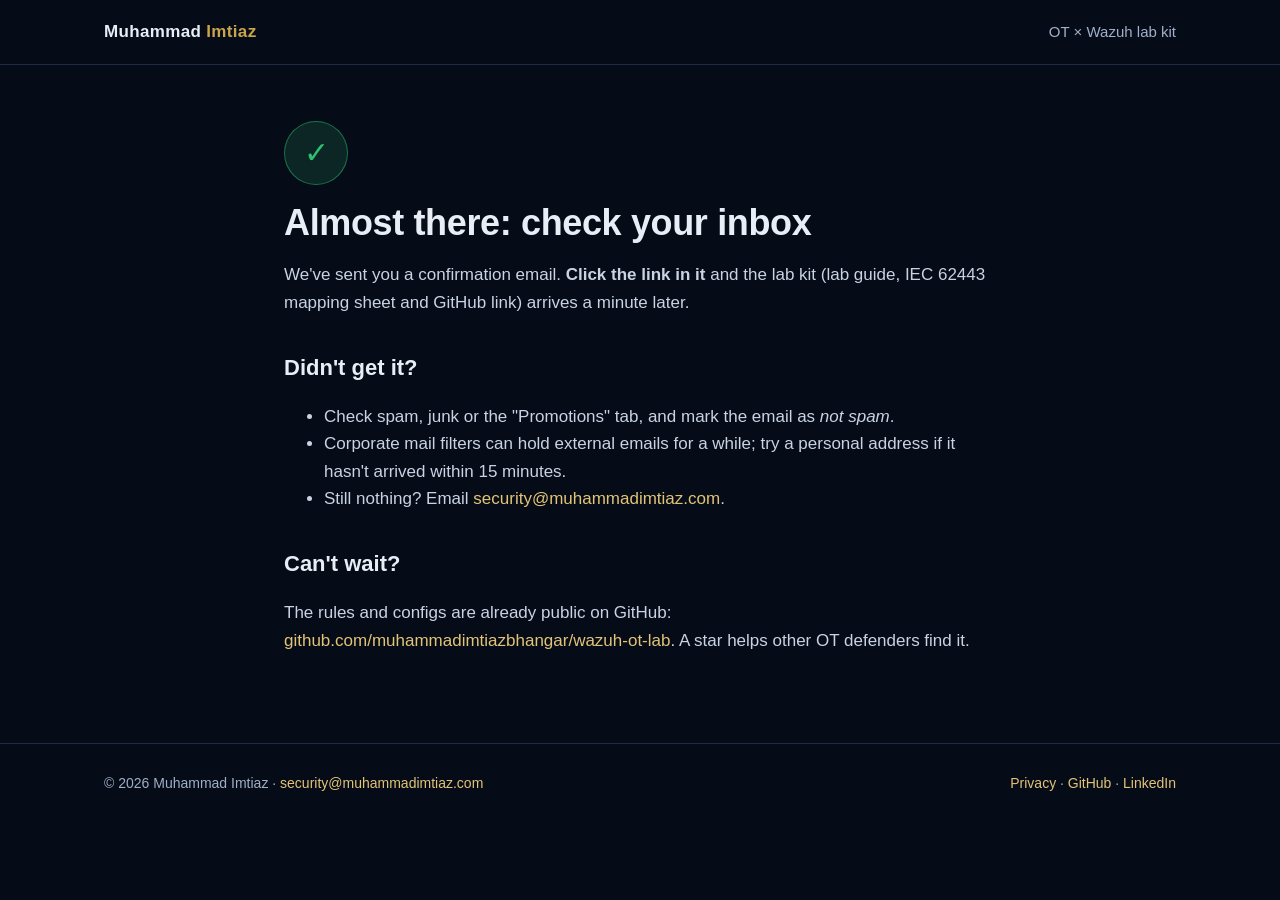
<file: ot-wazuh/thanks/index.html>
<!doctype html>
<html lang="en">
<head>
<meta charset="utf-8">
<meta name="viewport" content="width=device-width, initial-scale=1, viewport-fit=cover">
<meta name="theme-color" content="#050b17">
<meta http-equiv="Content-Security-Policy" content="default-src 'self'; img-src 'self' data:; style-src 'self'; script-src 'self' https://static.cloudflareinsights.com; connect-src 'self' https://cloudflareinsights.com; object-src 'none'; base-uri 'self'; form-action 'none'">
<meta name="referrer" content="strict-origin-when-cross-origin">
<link rel="icon" href="/favicon.svg" type="image/svg+xml">
<link rel="stylesheet" href="/ot-wazuh/style.css">
<title>Check your inbox | OT × Wazuh lab kit</title>
<meta name="robots" content="noindex">
</head>
<body>
<header class="top"><div class="wrap"><a class="brand" href="/">Muhammad <span>Imtiaz</span></a><nav><a class="keep" href="/ot-wazuh/">OT × Wazuh lab kit</a></nav></div></header>
<main class="prose">
  <div class="ok" aria-hidden="true">✓</div>
  <h1>Almost there: check your inbox</h1>
  <p>We've sent you a confirmation email. <strong>Click the link in it</strong> and the lab kit (lab guide, IEC 62443 mapping sheet and GitHub link) arrives a minute later.</p>
  <h2>Didn't get it?</h2>
  <ul>
    <li>Check spam, junk or the "Promotions" tab, and mark the email as <em>not spam</em>.</li>
    <li>Corporate mail filters can hold external emails for a while; try a personal address if it hasn't arrived within 15 minutes.</li>
    <li>Still nothing? Email <a href="mailto:security@muhammadimtiaz.com">security@muhammadimtiaz.com</a>.</li>
  </ul>
  <h2>Can't wait?</h2>
  <p>The rules and configs are already public on GitHub: <a href="https://github.com/muhammadimtiazbhangar/wazuh-ot-lab">github.com/muhammadimtiazbhangar/wazuh-ot-lab</a>. A star helps other OT defenders find it.</p>
</main>
<footer><div class="wrap"><span>© 2026 Muhammad Imtiaz · <a href="mailto:security@muhammadimtiaz.com">security@muhammadimtiaz.com</a></span><span><a href="/privacy/">Privacy</a> · <a href="https://github.com/muhammadimtiazbhangar/wazuh-ot-lab">GitHub</a> · <a href="https://www.linkedin.com/in/muhammad-imtiaz-ot/">LinkedIn</a></span></div></footer>
</body>
</html>
</file>
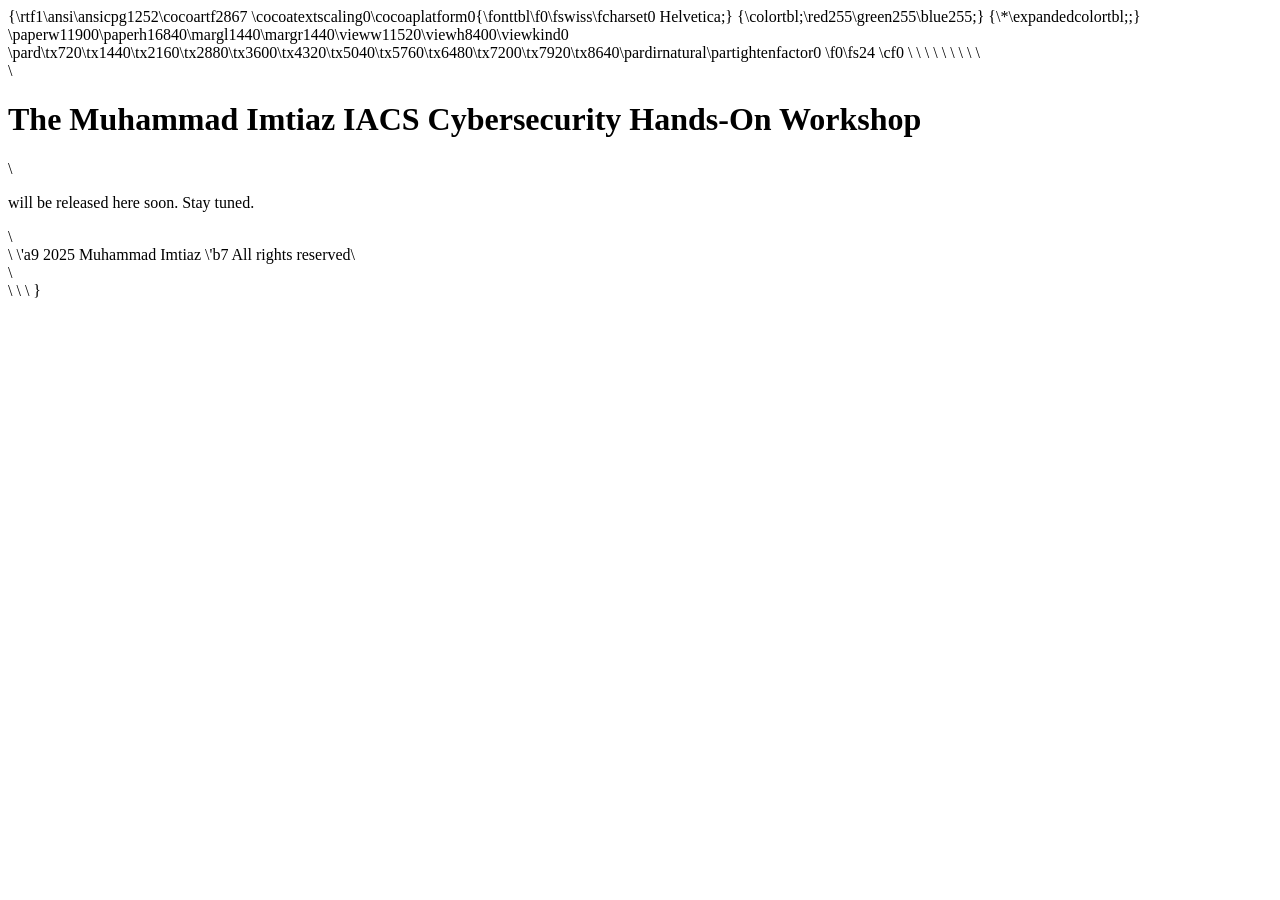
<file: Personalbrandingdemo.html>
{\rtf1\ansi\ansicpg1252\cocoartf2867
\cocoatextscaling0\cocoaplatform0{\fonttbl\f0\fswiss\fcharset0 Helvetica;}
{\colortbl;\red255\green255\blue255;}
{\*\expandedcolortbl;;}
\paperw11900\paperh16840\margl1440\margr1440\vieww11520\viewh8400\viewkind0
\pard\tx720\tx1440\tx2160\tx2880\tx3600\tx4320\tx5040\tx5760\tx6480\tx7200\tx7920\tx8640\pardirnatural\partightenfactor0

\f0\fs24 \cf0 <!DOCTYPE html>\
<html lang="en">\
<head>\
    <meta charset="UTF-8">\
    <title>Muhammad Imtiaz | IACS Cybersecurity</title>\
    <meta name="viewport" content="width=device-width, initial-scale=1.0">\
    <style>\
        body \{\
            margin: 0;\
            height: 100vh;\
            display: flex;\
            justify-content: center;\
            align-items: center;\
            background: #0f172a;\
            color: #e5e7eb;\
            font-family: Arial, Helvetica, sans-serif;\
            text-align: center;\
        \}\
        .container \{\
            max-width: 700px;\
            padding: 20px;\
        \}\
        h1 \{\
            font-size: 2.2rem;\
            margin-bottom: 15px;\
        \}\
        p \{\
            font-size: 1.2rem;\
            color: #cbd5f5;\
        \}\
        footer \{\
            margin-top: 30px;\
            font-size: 0.9rem;\
            color: #94a3b8;\
        \}\
    </style>\
</head>\
<body>\
    <div class="container">\
        <h1>The Muhammad Imtiaz IACS Cybersecurity Hands-On Workshop</h1>\
        <p>will be released here soon. Stay tuned.</p>\
        <footer>\
            \'a9 2025 Muhammad Imtiaz \'b7 All rights reserved\
        </footer>\
    </div>\
</body>\
</html>\
}
</file>
<file: ot-wazuh/style.css>
:root{
  --bg:#050b17; --bg2:#0a1428; --card:#0f1b33; --line:#1d2c4a;
  --text:#e8edf6; --muted:#9fb0c9; --gold:#c9a54c; --gold2:#e2c477; --blue:#4285f4;
  --ok:#2fbf71; --radius:14px;
  --font:-apple-system,BlinkMacSystemFont,"Segoe UI",Roboto,"Helvetica Neue",Arial,sans-serif;
  --mono:ui-monospace,SFMono-Regular,Menlo,Consolas,"Liberation Mono",monospace;
}
*{box-sizing:border-box}
html{scroll-behavior:smooth}
body{margin:0;background:var(--bg);color:var(--text);font-family:var(--font);font-size:17px;line-height:1.6;-webkit-font-smoothing:antialiased}
a{color:var(--gold2);text-decoration:none}
a:hover{text-decoration:underline}
.wrap{max-width:1120px;margin:0 auto;padding:0 24px}
.sr{position:absolute;width:1px;height:1px;overflow:hidden;clip:rect(0 0 0 0);white-space:nowrap}

/* nav */
header.top{border-bottom:1px solid var(--line)}
header.top .wrap{display:flex;align-items:center;justify-content:space-between;height:64px}
.brand{font-weight:700;letter-spacing:.02em;color:var(--text)}
.brand span{color:var(--gold)}
header.top nav a{color:var(--muted);font-size:15px;margin-left:22px}

/* hero */
.hero{padding:72px 0 56px;background:radial-gradient(900px 420px at 85% -10%,rgba(66,133,244,.18),transparent 60%),radial-gradient(700px 380px at 0% 0%,rgba(201,165,76,.10),transparent 60%)}
.hero .grid{display:grid;grid-template-columns:1.15fr .85fr;gap:48px;align-items:start}
.kicker{display:inline-block;color:var(--gold);font-weight:700;font-size:13px;letter-spacing:.16em;text-transform:uppercase;margin-bottom:18px}
h1{font-size:46px;line-height:1.12;margin:0 0 18px;letter-spacing:-.01em}
h1 em{font-style:normal;color:var(--gold2)}
.lead{font-size:19px;color:var(--muted);max-width:560px;margin:0 0 26px}
.bullets{list-style:none;padding:0;margin:0 0 28px}
.bullets li{position:relative;padding-left:30px;margin:10px 0}
.bullets li:before{content:"";position:absolute;left:0;top:7px;width:16px;height:16px;border-radius:50%;background:var(--gold);box-shadow:0 0 0 4px rgba(201,165,76,.15)}
.meta{color:var(--muted);font-size:14px}

/* form card */
.card{background:linear-gradient(180deg,var(--card),var(--bg2));border:1px solid var(--line);border-radius:var(--radius);padding:28px;box-shadow:0 20px 60px rgba(0,0,0,.35)}
.card h2{margin:0 0 6px;font-size:22px}
.card p.sub{margin:0 0 18px;color:var(--muted);font-size:15px}
label{display:block;font-size:14px;font-weight:600;margin:14px 0 6px}
input[type=text],input[type=email],select{width:100%;padding:12px 14px;border-radius:10px;border:1px solid #2a3c60;background:#081124;color:var(--text);font-size:16px;font-family:inherit}
input:focus,select:focus{outline:2px solid var(--gold);outline-offset:1px;border-color:transparent}
.check{display:flex;gap:10px;align-items:flex-start;margin-top:14px;font-size:14px;color:var(--muted);font-weight:400}
.check input{margin-top:4px;width:18px;height:18px;accent-color:var(--gold);flex:none}
.btn{display:inline-block;width:100%;margin-top:20px;padding:14px 18px;border:0;border-radius:10px;background:var(--gold);color:#111;font-weight:800;font-size:16px;cursor:pointer;font-family:inherit}
.btn:hover{background:var(--gold2)}
.fine{font-size:12.5px;color:var(--muted);margin-top:12px}
.hp{position:absolute;left:-5000px}

/* sections */
section{padding:64px 0;border-top:1px solid var(--line)}
section h2.t{font-size:32px;margin:0 0 10px}
section p.s{color:var(--muted);margin:0 0 32px;max-width:720px}
.cards{display:grid;grid-template-columns:repeat(3,1fr);gap:18px}
.cards.four{grid-template-columns:repeat(4,1fr)}
.c{background:var(--card);border:1px solid var(--line);border-radius:var(--radius);padding:22px}
.c .n{display:inline-block;font-family:var(--mono);font-size:13px;color:var(--gold);border:1px solid rgba(201,165,76,.4);border-radius:999px;padding:2px 10px;margin-bottom:12px}
.c h3{margin:0 0 6px;font-size:18px}
.c p{margin:0;color:var(--muted);font-size:15px}
.arch{font-family:var(--mono);font-size:14px;background:#081124;border:1px solid var(--line);border-radius:var(--radius);padding:22px;overflow:auto;color:#cfd8e8;line-height:1.75;white-space:pre}
.arch b{color:var(--gold2);font-weight:600}
.course{display:grid;grid-template-columns:1.2fr .8fr;gap:32px;align-items:center;background:linear-gradient(135deg,#13213f,#0b1427);border:1px solid #27406f;border-radius:var(--radius);padding:36px}
.course h2{margin:0 0 10px;font-size:28px}
.course p{color:var(--muted);margin:0 0 12px}
.pill{display:inline-block;background:rgba(66,133,244,.15);color:#9ec1ff;border:1px solid rgba(66,133,244,.4);border-radius:999px;padding:4px 12px;font-size:13px;font-weight:700;margin-bottom:12px}
.about{display:grid;grid-template-columns:auto 1fr;gap:28px;align-items:center}
.mono-badge{width:96px;height:96px;border-radius:50%;background:linear-gradient(135deg,var(--gold),#8a6d22);display:flex;align-items:center;justify-content:center;font-weight:800;font-size:32px;color:#111}
.creds{display:flex;flex-wrap:wrap;gap:8px;margin-top:10px}
.creds span{font-size:13px;border:1px solid var(--line);border-radius:999px;padding:3px 10px;color:var(--muted)}
.faq details{background:var(--card);border:1px solid var(--line);border-radius:12px;padding:14px 18px;margin:10px 0}
.faq summary{cursor:pointer;font-weight:600}
.faq p{color:var(--muted);margin:10px 0 0}
footer{border-top:1px solid var(--line);padding:28px 0;color:var(--muted);font-size:14px}
footer .wrap{display:flex;justify-content:space-between;gap:16px;flex-wrap:wrap}

/* prose pages */
.prose{max-width:760px;padding:56px 24px 72px;margin:0 auto}
.prose h1{font-size:36px}
.prose h2{font-size:22px;margin-top:34px}
.prose p,.prose li{color:#c9d3e3}
.ok{display:inline-flex;width:64px;height:64px;border-radius:50%;background:rgba(47,191,113,.15);border:1px solid rgba(47,191,113,.5);align-items:center;justify-content:center;font-size:30px;color:var(--ok);margin-bottom:18px}

@media (max-width:900px){
  .hero .grid,.course,.about{grid-template-columns:1fr}
  .cards,.cards.four{grid-template-columns:1fr 1fr}
  h1{font-size:36px}
}
@media (max-width:600px){
  body{font-size:16px}
  .cards,.cards.four{grid-template-columns:1fr}
  h1{font-size:31px}
  .hero{padding:44px 0 36px}
  header.top nav a{display:none}
  header.top nav a.keep{display:inline}
  section{padding:48px 0}
  .card,.course{padding:22px}
}
.about h2.t{font-size:26px}.about p.s{margin-bottom:6px}
</file>
<file: ot-wazuh/btn.css>
.btn.alt{background:transparent;color:var(--text);border:1px solid #2a3c60;margin-top:12px;text-align:center}.btn.alt:hover{border-color:var(--gold);background:transparent}a.btn{text-align:center;text-decoration:none}
.s.note{font-size:14px;margin:16px 0 0}
</file>
<file: ot-wazuh/guide/guide.css>
body{margin:0;font-family:-apple-system,BlinkMacSystemFont,"Segoe UI",Roboto,Arial,sans-serif;font-size:16px;line-height:1.6;color:#1f232b;background:#fff}
.cover{background:#050b17;color:#fff;padding:56px 24px 40px}
.cover>*{max-width:860px;margin-left:auto;margin-right:auto}
.kicker{color:#c9a54c;font-weight:700;letter-spacing:.16em;text-transform:uppercase;font-size:13px}
h1.ct{color:#fff;font-size:34px;line-height:1.15;margin:12px auto}
.cover p{color:#c9d3e3}
.cover a{color:#e2c477}
main{max-width:860px;margin:0 auto;padding:32px 24px 48px}
h1{font-size:28px;color:#050b17}
h2{font-size:21px;color:#050b17;margin-top:36px;border-bottom:1px solid #e3e8f0;padding-bottom:6px}
h3{font-size:17px;color:#2b6fe0}
a{color:#2b6fe0}
code{font-family:ui-monospace,SFMono-Regular,Menlo,Consolas,monospace;font-size:.88em;background:#f1f4f9;padding:1px 4px;border-radius:4px}
pre{background:#0f1729;color:#e6edf3;padding:12px 14px;border-radius:8px;overflow:auto}
pre code{background:none;color:inherit;padding:0}
table{border-collapse:collapse;width:100%;font-size:14px;margin:14px 0;display:block;overflow-x:auto}
th{background:#050b17;color:#fff;text-align:left;padding:7px 9px}
td{border-bottom:1px solid #e3e8f0;padding:7px 9px;vertical-align:top}
tr:nth-child(even) td{background:#f6f8fb}
blockquote{margin:16px 0;background:#fff7e6;padding:10px 16px;border-radius:8px;color:#5a4300}
hr{border:0;border-top:1px solid #e3e8f0;margin:28px 0}
footer{border-top:1px solid #e3e8f0;padding:20px 24px;text-align:center;color:#5f6b7a;font-size:14px}
@media print{.cover{-webkit-print-color-adjust:exact;print-color-adjust:exact}pre,table{page-break-inside:avoid}h2,h3{page-break-after:avoid}a{color:inherit}}
</file>
